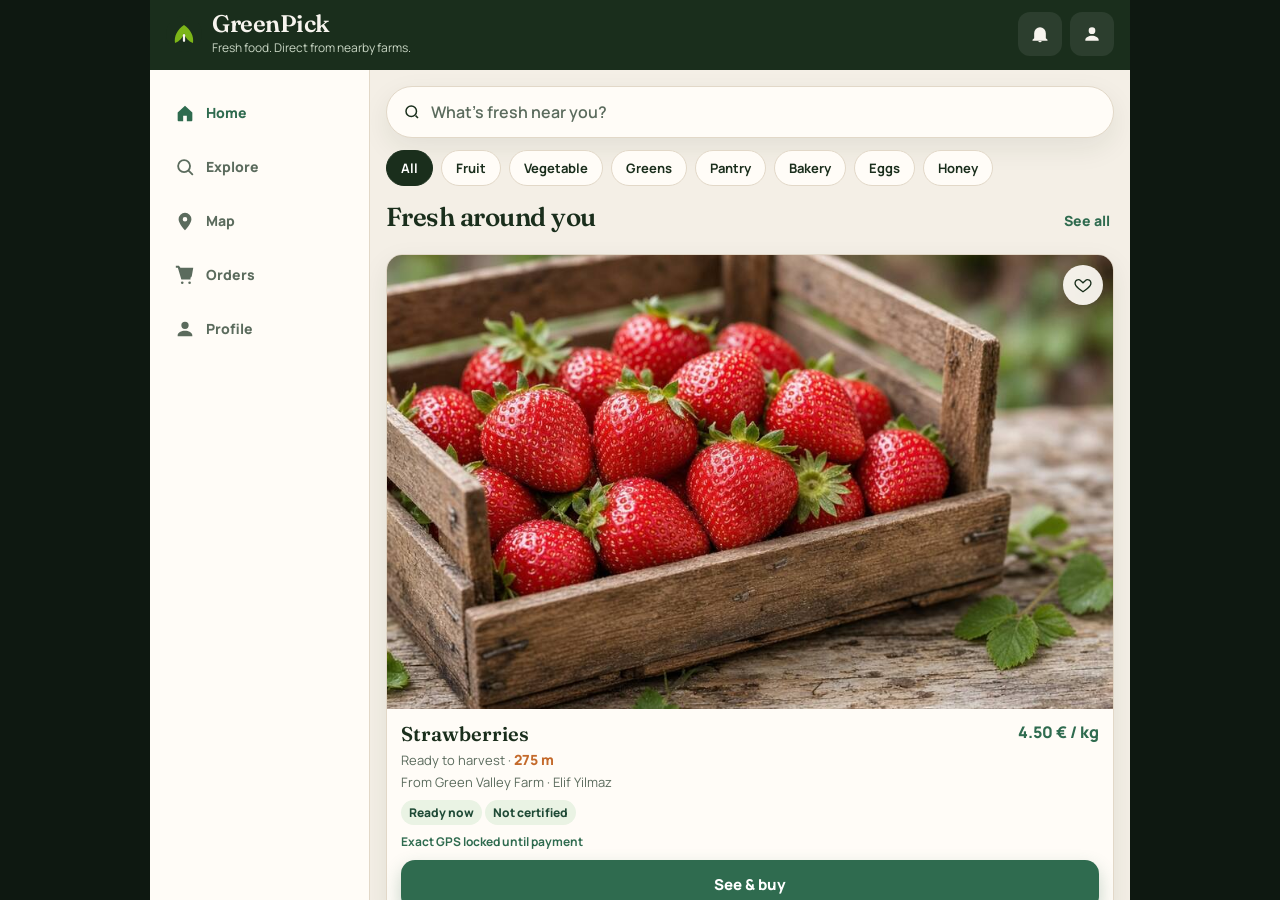
<file: greenpick/index.html>
<!doctype html>
<html lang="en">
<head>
  <meta charset="utf-8" />
  <meta name="viewport" content="width=device-width, initial-scale=1, viewport-fit=cover" />
  <meta name="theme-color" content="#1A2E1C" />
  <meta name="apple-mobile-web-app-capable" content="yes" />
  <meta name="mobile-web-app-capable" content="yes" />
  <meta name="apple-mobile-web-app-status-bar-style" content="black-translucent" />
  <meta name="apple-mobile-web-app-title" content="GreenPick" />
  <link rel="manifest" href="./manifest.webmanifest" />
  <link rel="apple-touch-icon" href="./icon.svg" />
  <link rel="icon" href="./icon.svg" />
  <link rel="stylesheet" href="https://fonts.googleapis.com/css2?family=Fraunces:opsz,wght@9..144,500;9..144,600;9..144,700&family=Manrope:wght@400;500;600;700;800&display=swap" />
  <link rel="stylesheet" href="./styles.css?v=gp17" />
  <title>GreenPick</title>
</head>
<body>
  <div id="app">
    <header class="top">
      <div class="safe"></div>
      <div class="brandbar">
        <div class="brand">
          <span class="mark" aria-hidden="true"><svg viewBox="0 0 32 32"><circle cx="16" cy="16" r="16" fill="#1A2E1C"/><path d="M16 8c6 4 9 10 8 16-4-1.4-7-4.6-8-8.6-1 4-4 7.2-8 8.6-1-6 2-12 8-16z" fill="#7CB518"/><rect x="15" y="16" width="2" height="7" rx="1" fill="#F7F4EE"/></svg></span>
          <div><h1>GreenPick</h1><p class="tag">Fresh food. Direct from nearby farms.</p></div>
        </div>
        <div class="tools">
          <button type="button" class="iconbtn" data-act="push" aria-label="Alerts"><svg viewBox="0 0 24 24"><path d="M12 22a2.2 2.2 0 0 0 2.1-1.6H9.9A2.2 2.2 0 0 0 12 22Zm7-5V11a7 7 0 1 0-14 0v6L3 19v1h18v-1l-2-2Z" fill="currentColor"/></svg></button>
          <button type="button" class="iconbtn" data-act="go" data-go="screen-profile" aria-label="Profile"><svg viewBox="0 0 24 24"><path d="M12 12a4 4 0 1 0-4-4 4 4 0 0 0 4 4Zm0 2c-4 0-8 2-8 5v1h16v-1c0-3-4-5-8-5Z" fill="currentColor"/></svg></button>
        </div>
      </div>
    </header>
    <div id="toast" class="toast hidden" role="status"></div>
    <div class="pager" id="pager">
      <section class="page" id="screen-home">
        <button type="button" class="search" data-act="go" data-go="screen-explore"><svg viewBox="0 0 24 24"><circle cx="11" cy="11" r="7" fill="none" stroke="currentColor" stroke-width="2"/><path d="M20 20l-3.2-3.2" stroke="currentColor" stroke-width="2" fill="none"/></svg><span>What’s fresh near you?</span></button>
        <div class="chips" id="home-cats"></div>
        <div class="rowhead"><h2>Fresh around you</h2><button type="button" class="textlink" data-act="go" data-go="screen-explore">See all</button></div>
        <div id="home-hero"></div>
        <div id="home-list" class="stack"></div>
        <aside class="impact-strip">
          <p class="eyebrow">Short chain · estimate</p>
          <div class="miles"><span>Farm</span><i></i><span id="miles-n">—</span><i></i><span>You</span></div>
          <div class="mini">
            <div><b id="co2-n">0 kg</b><span>CO₂e avoided</span></div>
            <div><b id="vegan-n">—</b><span>Plant-based share</span></div>
            <div><b>300 m</b><span>Fence, no false ping</span></div>
          </div>
        </aside>
      </section>
      <section class="page" id="screen-explore">
        <h2>Explore</h2>
        <label class="sr" for="q">Search</label>
        <input id="q" type="search" placeholder="Search strawberries, honey, bread…" />
        <div class="chips" id="explore-cats"></div>
        <div id="explore-list" class="stack"></div>
      </section>
      <section class="page" id="screen-map">
        <h2>Map</h2>
        <p class="lede">Pins stay offset. Exact GPS and phone stay locked until payment succeeds.</p>
        <div class="mapwrap"><div class="mapbox"><iframe id="map-frame" title="Nearby farms" loading="lazy"></iframe></div><div class="pinrow" id="pinrow"></div></div>
        <div class="split2"><button type="button" class="btn" data-act="gps">Use my location</button><button type="button" class="btn ghost" data-act="near">I’m at a stall</button></div>
        <div id="geo-msg"></div>
        <h3>Farms</h3><div id="farm-cards" class="stack"></div>
        <h3>Alerts</h3><div id="notif-list" class="stack"></div>
      </section>
      <section class="page" id="screen-orders">
        <button type="button" class="btn ghost back" data-act="go" data-go="screen-home">Back to Home</button>
        <figure class="hero" id="buy-hero-wrap"><img id="buy-hero" src="./img/strawberries.jpg" width="1200" height="675" alt="" /><figcaption class="cap" id="buy-cap">Choose a harvest to buy</figcaption></figure>
        <h2 id="buy-title">Your order</h2>
        <p class="lede" id="buy-farm">Tap See & buy. Exact farm coordinates open only after a successful payment.</p>
        <input type="hidden" id="buy-pid" />
        <div id="buy-form" class="hidden">
          <label for="buy-qty">Quantity (kg)</label><input id="buy-qty" type="number" min="1" value="1" inputmode="numeric" />
          <label for="buy-km">Your trip (km)</label><input id="buy-km" type="number" min="0.2" step="0.1" value="0.3" inputmode="decimal" />
          <div id="quote-box"></div>
          <label for="buy-pan">Card · last digit 3 is declined</label><input id="buy-pan" inputmode="numeric" value="4242424242424242" autocomplete="off" />
          <button type="button" class="btn" data-act="pay">Pay and unlock location</button>
        </div>
        <button type="button" class="btn ghost" data-act="go" data-go="screen-home" id="buy-empty-go">Browse harvests</button>
        <div id="buy-msg"></div>
        <h3>Receipts</h3><div id="order-list" class="stack"></div>
      </section>
      <section class="page" id="screen-profile">
        <h2>Profile</h2>
        <article class="who">
          <span class="avatar" aria-hidden="true"><svg width="28" height="28" viewBox="0 0 24 24"><path d="M12 12a4 4 0 1 0-4-4 4 4 0 0 0 4 4Zm0 2c-4 0-8 2-8 5v1h16v-1c0-3-4-5-8-5Z" fill="#F7F4EE"/></svg></span>
          <div>
            <p class="eyebrow" id="who-role">Buyer</p>
            <p class="who-name" id="who-name">Guest</p>
            <p class="fine" id="who-sub">Ankara · exact GPS stays locked until payment</p>
          </div>
        </article>
        <h3>How you use GreenPick</h3>
        <div class="modegrid">
          <button type="button" class="mode" data-act="role" data-role="CUSTOMER" id="role-c"><svg width="22" height="22" viewBox="0 0 24 24" aria-hidden="true"><path d="M7 4h14l-1.4 8.2A3 3 0 0 1 16.6 15H9.2L7 4Zm0 0L5.4 2H2v2h2.2L8 17h10v-2H9.2" fill="currentColor"/></svg><b>I’m buying</b><span>Food near you</span></button>
          <button type="button" class="mode" data-act="role" data-role="FARMER" id="role-f"><svg width="22" height="22" viewBox="0 0 24 24" aria-hidden="true"><path d="M12 3c5 3.2 8 8 7 13-3.2-1-5.6-3.4-6.4-6.6C11.8 12.6 9.4 15 6.2 16 5.2 11 8.2 6.2 12 3Z" fill="currentColor"/></svg><b>I grow food</b><span>List a harvest</span></button>
          <button type="button" class="mode" data-act="simple" id="btn-simple"><svg width="22" height="22" viewBox="0 0 24 24" aria-hidden="true"><path d="M4 6h16v2H4Zm2 5h12v2H6Zm3 5h6v2H9Z" fill="currentColor"/></svg><b>Simple Mode</b><span>Larger type</span></button>
          <button type="button" class="mode" data-act="vegan" id="btn-vegan"><svg width="22" height="22" viewBox="0 0 24 24" aria-hidden="true"><path d="M12 3c6 4 9 10 8 16-4-1.4-7-4.6-8-8.6-1 4-4 7.2-8 8.6C3 13 6 7 12 3Z" fill="currentColor"/></svg><b>Plant-based</b><span>Hide eggs and honey</span></button>
        </div>
        <h3>Harvest alerts</h3>
        <div class="panel">
          <label for="radius-sel">List radius</label>
          <select id="radius-sel"><option value="300">300 m fence</option><option value="500">500 m</option><option value="1000" selected>1 km</option><option value="3000">3 km</option><option value="5000">5 km</option><option value="10000">10 km</option></select>
          <p class="fine">This only changes the list. A ping still fires only inside 300 m.</p>
          <button type="button" class="btn" data-act="push">Turn on harvest alerts</button>
          <div id="alert-msg"></div>
        </div>
        <h3>This device</h3>
        <div id="impact-grid" class="statgrid"></div>
        <p class="fine">CO₂e is an estimate: assumed 8 km shop trip minus this trip, times 0.12 kg/km, plus 0.35 kg handling. Not a life-cycle study and not a zero-carbon certificate.</p>
        <div class="sell" id="sell-panel">
          <h3>Sell what you grow</h3>
          <p class="lede">Photo, name, kilos, price. Publish. No warehouse required.</p>
          <img id="h-preview" class="photo hidden" alt="Harvest photograph" />
          <label for="h-file">Photo</label><input id="h-file" type="file" accept="image/*" capture="environment" />
          <label for="h-name">Product</label><input id="h-name" value="Strawberries" />
          <div class="split2"><div><label for="h-stock">Kilos</label><input id="h-stock" type="number" value="3" inputmode="numeric" /></div><div><label for="h-price">€ / kg</label><input id="h-price" type="number" value="4.5" inputmode="decimal" /></div></div>
          <label for="h-when">Harvested</label><input id="h-when" value="Today, 09:15" />
          <label for="h-eu">Officially organic?</label>
          <select id="h-eu"><option value="organic">EU Organic Certified</option><option value="conv">In conversion</option><option value="none" selected>Not certified</option></select>
          <label for="h-cat">Category</label>
          <select id="h-cat"><option>Fruit</option><option>Vegetable</option><option>Greens</option><option>Pantry</option><option>Bakery</option><option>Eggs</option><option>Honey</option><option>Dairy</option><option>Meat</option></select>
          <label for="h-desc">Note</label><textarea id="h-desc">Picked this morning.</textarea>
          <button type="button" class="btn" data-act="publish">Publish harvest</button>
          <div id="h-msg"></div>
          <h3>Handover</h3>
          <label for="nfc-order">Order id</label><input id="nfc-order" placeholder="gp…" />
          <label for="nfc-secret">Handover code</label><input id="nfc-secret" />
          <button type="button" class="btn ghost" data-act="nfc">Verify handover</button>
          <div id="nfc-msg"></div>
        </div>
        <p class="fine grower-hint" id="grower-hint">Switch to I grow food to list a harvest and verify handover.</p>
        <h3>How the chain works</h3>
        <div class="chain"><div class="good"><b>GreenPick</b><span>Farm → nearby buyer</span></div><div><b>Typical long route</b><span>Farm → collector → warehouse → store → buyer</span></div></div>
        <h3>European food system</h3>
        <p class="fine">References only. GreenPick is not an EU body and is not EU-funded or endorsed.</p>
        <div class="refs">
          <a class="ref" href="https://food.ec.europa.eu/horizontal-topics/farm-fork-strategy_en" target="_blank" rel="noopener">Farm to Fork Strategy</a>
          <a class="ref" href="https://commission.europa.eu/strategy-and-policy/priorities-2019-2024/european-green-deal_en" target="_blank" rel="noopener">European Green Deal</a>
          <a class="ref" href="https://eur-lex.europa.eu/eli/reg/2018/848/oj" target="_blank" rel="noopener">EU Organic Regulation 2018/848</a>
          <a class="ref" href="https://agriculture.ec.europa.eu/common-agricultural-policy_en" target="_blank" rel="noopener">Common Agricultural Policy</a>
        </div>
        <button type="button" class="btn ghost" data-act="reset">Reset demo</button>
      </section>
    </div>
    <nav class="tabbar" id="dock" aria-label="Main">
      <button type="button" data-go="screen-home" class="on"><svg width="22" height="22" viewBox="0 0 24 24" aria-hidden="true"><path fill="currentColor" d="M4 11.5 12 4l8 7.5V20a1 1 0 0 1-1 1h-5v-6H10v6H5a1 1 0 0 1-1-1Z"/></svg><span>Home</span></button>
      <button type="button" data-go="screen-explore"><svg width="22" height="22" viewBox="0 0 24 24" aria-hidden="true"><circle cx="11" cy="11" r="6.5" fill="none" stroke="currentColor" stroke-width="2"/><path d="M16.2 16.2 20 20" stroke="currentColor" stroke-width="2" fill="none" stroke-linecap="round"/></svg><span>Explore</span></button>
      <button type="button" data-go="screen-map"><svg width="22" height="22" viewBox="0 0 24 24" aria-hidden="true"><path fill="currentColor" d="M12 22s7-7.2 7-12a7 7 0 1 0-14 0c0 4.8 7 12 7 12Zm0-9.5A2.5 2.5 0 1 1 14.5 10 2.5 2.5 0 0 1 12 12.5Z"/></svg><span>Map</span></button>
      <button type="button" data-go="screen-orders"><svg width="22" height="22" viewBox="0 0 24 24" aria-hidden="true"><path fill="currentColor" d="M7 4h14l-1.4 8.2A3 3 0 0 1 16.6 15H9.2L7 4Zm0 0L5.4 2H2v2h2.2L8 17h10v-2H9.2"/><circle cx="9" cy="20.5" r="1.4" fill="currentColor"/><circle cx="17" cy="20.5" r="1.4" fill="currentColor"/></svg><span>Orders</span></button>
      <button type="button" data-go="screen-profile"><svg width="22" height="22" viewBox="0 0 24 24" aria-hidden="true"><path fill="currentColor" d="M12 12a4 4 0 1 0-4-4 4 4 0 0 0 4 4Zm0 2c-4 0-8 2-8 5v1h16v-1c0-3-4-5-8-5Z"/></svg><span>Profile</span></button>
    </nav>
  </div>
  <script src="./app.js?v=gp17"></script>
</body>
</html>
</file>
<file: greenpick/styles.css>
:root{--ink:#1A2E1C;--mute:#5B6B5D;--paper:#F4EFE6;--card:#FFFcf7;--line:#E2D8C8;--leaf:#2F6B4F;--leaf-2:#1F4A36;--sprout:#7CB518;--earth:#C46A2B;--danger:#B42318;--safe-t:env(safe-area-inset-top,0px);--safe-b:env(safe-area-inset-bottom,0px);--display:"Fraunces","Times New Roman",serif;--ui:"Manrope","Segoe UI",sans-serif;--r:16px;--shadow:0 10px 28px rgba(26,46,28,.08);--press:0 2px 8px rgba(26,46,28,.12)}
*{box-sizing:border-box;-webkit-tap-highlight-color:transparent}
html,body{margin:0;height:100%;height:100dvh;overflow:hidden;background:#122016;color:var(--ink);font-family:var(--ui);font-size:16px}
@supports (-webkit-touch-callout:none){html,body,#app{height:-webkit-fill-available}}
button{cursor:pointer;font:inherit;color:inherit}img{max-width:100%;display:block}
#app{width:100%;max-width:430px;margin:0 auto;height:100%;height:100dvh;display:grid;grid-template-rows:auto minmax(0,1fr) auto;background:var(--paper);overflow:hidden}
.sr{position:absolute;width:1px;height:1px;overflow:hidden;clip:rect(0 0 0 0)}
.top{background:#1A2E1C;color:#F7F4EE}.safe{height:var(--safe-t)}
.brandbar{display:flex;align-items:center;justify-content:space-between;gap:12px;padding:12px 16px 14px}
.brand{display:flex;align-items:center;gap:10px;min-width:0}
.mark,.mark svg{width:36px;height:36px;flex:0 0 36px;display:block}
.brand h1{margin:0;font-family:var(--display);font-size:24px;font-weight:600;letter-spacing:-.02em;line-height:1}
.tag{margin:3px 0 0;font-size:12px;color:#C9D6C4}
.tools{display:flex;gap:8px}
.iconbtn{width:44px;height:44px;border:0;border-radius:12px;background:rgba(255,255,255,.08);color:#F7F4EE;display:grid;place-items:center}
.iconbtn svg{width:20px;height:20px}.iconbtn:active{background:rgba(255,255,255,.18);transform:scale(.96)}
@media (hover:hover){.iconbtn:hover{background:rgba(255,255,255,.16)}}
.pager{min-height:0;display:flex;overflow-x:auto;overflow-y:hidden;scroll-snap-type:x mandatory;scrollbar-width:none;-webkit-overflow-scrolling:touch}
.pager::-webkit-scrollbar{display:none}
.page{flex:0 0 100%;width:100%;min-width:100%;height:100%;overflow-y:auto;overflow-x:hidden;scroll-snap-align:start;scroll-snap-stop:always;padding:16px 16px 28px}
h2{margin:0 0 10px;font-family:var(--display);font-size:26px;font-weight:600;letter-spacing:-.02em}
h3{margin:22px 0 10px;font-size:13px;font-weight:800;letter-spacing:.12em;text-transform:uppercase;color:var(--leaf)}
.lede{margin:0 0 14px;color:var(--mute);line-height:1.45}.fine{margin:8px 0 12px;font-size:13px;color:var(--mute);line-height:1.45}
.eyebrow{margin:0 0 8px;font-size:11px;font-weight:800;letter-spacing:.14em;text-transform:uppercase;color:var(--leaf)}
.rowhead{display:flex;align-items:baseline;justify-content:space-between;gap:8px;margin:8px 0 12px}.rowhead h2{margin:0}
.textlink{border:0;background:none;color:var(--leaf);font-weight:800;font-size:14px;min-height:44px;padding:0 4px}.textlink:active{opacity:.6}
.search{width:100%;display:flex;align-items:center;gap:10px;min-height:52px;padding:0 16px;margin:0 0 12px;border:1.5px solid var(--line);border-radius:999px;background:var(--card);color:var(--mute);font-weight:600;box-shadow:var(--shadow);text-align:left}
.search svg{width:18px;height:18px;flex:0 0 18px;color:var(--ink)}.search:active{transform:scale(.99);box-shadow:var(--press)}
.chips{display:flex;gap:8px;overflow-x:auto;padding-bottom:4px;margin:0 0 8px;scrollbar-width:none}.chips::-webkit-scrollbar{display:none}
.chip{flex:0 0 auto;border:1.5px solid var(--line);background:var(--card);border-radius:999px;padding:8px 14px;font-size:13px;font-weight:700}.chip.on{background:var(--ink);color:#fff;border-color:var(--ink)}.chip:active{transform:scale(.97)}
.btn{display:flex;align-items:center;justify-content:center;gap:8px;width:100%;min-height:50px;margin-top:10px;padding:0 16px;border:0;border-radius:14px;background:var(--leaf);color:#fff;font-weight:800;font-size:15px;box-shadow:0 8px 18px rgba(47,107,79,.28)}
.btn:active{transform:translateY(1px) scale(.99);box-shadow:var(--press)}
.btn.ghost{background:var(--card);color:var(--ink);border:1.5px solid var(--line);box-shadow:none}.btn.on{background:var(--ink);box-shadow:none}.btn.back{margin:0 0 12px}
@media (hover:hover){.btn:hover{filter:brightness(1.06)}.btn.ghost:hover{border-color:var(--ink)}}
.split2{display:grid;grid-template-columns:1fr 1fr;gap:8px}.split2 .btn{margin-top:8px}
label{display:block;margin:12px 0 6px;font-size:13px;font-weight:800;color:var(--leaf)}
input,select,textarea{width:100%;border:1.5px solid var(--line);background:var(--card);color:var(--ink);padding:12px 14px;font-size:17px;font-family:var(--ui);border-radius:12px;-webkit-appearance:none}
textarea{min-height:72px}input:focus,select:focus,textarea:focus,button:focus-visible{outline:3px solid #C5E1A5;outline-offset:2px}
.stack{display:flex;flex-direction:column;gap:12px}
.pcard{position:relative;background:var(--card);border:1px solid var(--line);border-radius:var(--r);overflow:hidden;box-shadow:var(--shadow);padding:0;text-align:left;width:100%}
.pcard .media{aspect-ratio:16/10;background:#ddd4c4;overflow:hidden}
.pcard img{width:100%;height:100%;object-fit:cover;object-position:center}
.pcard .body{padding:12px 14px 14px}.pcard .row{display:flex;justify-content:space-between;gap:8px;align-items:flex-start}
.pcard strong{font-family:var(--display);font-size:20px;font-weight:600}.pcard .price{font-weight:800;color:var(--leaf);white-space:nowrap}
.pcard .meta{margin:4px 0 0;color:var(--mute);font-size:13px;line-height:1.4}.pcard .cta{margin-top:10px}
.fav{position:absolute;top:10px;right:10px;z-index:2;width:40px;height:40px;border:0;border-radius:50%;background:rgba(255,252,247,.92);color:var(--ink);display:grid;place-items:center;box-shadow:var(--press)}
.fav svg{width:18px;height:18px}.fav.on{color:#C62828}.fav:active{transform:scale(.92)}
.badge{display:inline-flex;margin-top:8px;padding:4px 8px;border-radius:999px;background:#EAF3E4;color:var(--leaf-2);font-size:12px;font-weight:800}
.dist{font-weight:800;color:var(--earth);font-size:14px}
.pcard:active{transform:translateY(1px);box-shadow:var(--press)}
@media (hover:hover){.pcard:hover{transform:translateY(-2px)}}
.hero{margin:0 0 14px;border-radius:var(--r);overflow:hidden;position:relative;background:#1A2E1C;aspect-ratio:16/9}
.hero img{width:100%;height:100%;object-fit:cover}
.hero .cap{position:absolute;left:0;right:0;bottom:0;padding:12px 14px;background:linear-gradient(transparent,rgba(18,32,22,.88));color:#fff;font-size:13px;font-weight:700}
.photo{width:100%;max-height:180px;object-fit:cover;border-radius:12px;margin:0 0 8px}.hidden{display:none!important}
.note,.ok,.err,.lock{padding:12px 14px;margin:10px 0 0;border-radius:12px;font-size:14px;line-height:1.45;background:var(--card);border:1.5px solid var(--line)}
.ok{border-color:var(--leaf);background:#EAF3E4}.err{border-color:var(--danger);background:#FDECEC}
.quote{background:var(--card);border:1.5px dashed var(--leaf);border-radius:12px;padding:12px;margin:10px 0}
.quote .line{display:flex;justify-content:space-between;padding:6px 0;border-bottom:1px dotted var(--line)}.quote .line:last-child{border-bottom:0;font-weight:800}
.impact-strip{margin-top:18px;padding:16px;border-radius:var(--r);background:#1A2E1C;color:#F7F4EE}.impact-strip .eyebrow{color:#A9C59A}
.miles{display:flex;align-items:center;justify-content:space-between;gap:8px;font-weight:800;margin:0 0 12px}
.miles i{flex:1;height:2px;background:linear-gradient(90deg,#7CB518,#C5E1A5);border-radius:2px}
.mini{display:grid;grid-template-columns:1fr 1fr 1fr;gap:8px}.mini div{background:rgba(255,255,255,.06);border-radius:10px;padding:8px}.mini b{display:block;font-size:12px}.mini span{display:block;margin-top:2px;font-size:11px;color:#C9D6C4}
.mapwrap{position:relative;margin:0 0 12px}.mapbox{height:210px;border-radius:var(--r);overflow:hidden;border:1px solid var(--line);background:#ddd4c4}.mapbox iframe{width:100%;height:100%;border:0}
.pinrow{display:flex;gap:8px;overflow-x:auto;padding:10px 0 2px;scrollbar-width:none}.pinrow::-webkit-scrollbar{display:none}
.pin{flex:0 0 auto;border:0;border-radius:999px;padding:8px 12px;background:var(--ink);color:#fff;font-weight:800;font-size:13px;box-shadow:var(--shadow)}.pin:active{transform:scale(.96)}
.chain{display:grid;gap:8px}.chain div{background:var(--card);border:1px solid var(--line);border-radius:12px;padding:12px}.chain .good{border-color:var(--leaf);background:#EAF3E4}.chain b{display:block;margin-bottom:4px}.chain span{color:var(--mute);font-size:14px}
.refs{display:flex;flex-direction:column;gap:8px}.ref{display:block;background:var(--card);border:1.5px solid var(--line);border-radius:12px;padding:14px;color:var(--ink);font-weight:700;text-decoration:none}.ref:active{transform:scale(.99)}
@media (hover:hover){.ref:hover{border-color:var(--leaf)}}
.statgrid{display:grid;grid-template-columns:1fr 1fr;gap:8px}.stat{background:var(--card);border:1px solid var(--line);border-radius:12px;padding:12px}.stat span{display:block;font-size:11px;font-weight:800;letter-spacing:.08em;text-transform:uppercase;color:var(--leaf)}.stat b{display:block;margin-top:4px;font-family:var(--display);font-size:24px}
.tabbar{display:grid;grid-template-columns:repeat(5,1fr);background:#FFFcf7;border-top:1px solid var(--line);padding:4px 4px calc(6px + var(--safe-b))}
.tabbar button{border:0;background:none;color:var(--mute);min-height:54px;padding:6px 2px 4px;display:flex;flex-direction:column;align-items:center;justify-content:center;gap:3px;font-size:11px;font-weight:800;line-height:1}
.tabbar svg{display:block;width:22px;height:22px;min-width:22px;min-height:22px;flex:0 0 22px}
.tabbar button span{display:block;line-height:1.1}
.tabbar button.on{color:var(--leaf)}.tabbar button:active{transform:scale(.96)}
.who{display:flex;align-items:center;gap:14px;margin:0 0 4px;padding:16px;border-radius:var(--r);background:#1A2E1C;color:#F7F4EE}
.who .eyebrow{margin:0;color:#A9C59A}
.who-name{margin:2px 0 4px;font-family:var(--display);font-size:26px;font-weight:600;letter-spacing:-.02em;line-height:1}
.who .fine{margin:0;color:#C9D6C4}
.avatar{width:56px;height:56px;flex:0 0 56px;border-radius:50%;background:#2F6B4F;display:grid;place-items:center}
.avatar svg{display:block;width:28px;height:28px}
.modegrid{display:grid;grid-template-columns:1fr 1fr;gap:8px}
.mode{border:1.5px solid var(--line);background:var(--card);border-radius:14px;padding:12px;min-height:96px;display:flex;flex-direction:column;align-items:flex-start;gap:2px;text-align:left}
.mode svg{display:block;width:22px;height:22px;flex:0 0 22px;margin-bottom:6px;color:var(--leaf)}
.mode b{font-size:14px;font-weight:800}
.mode span{font-size:12px;font-weight:600;color:var(--mute)}
.mode.on{background:var(--ink);color:#fff;border-color:var(--ink)}
.mode.on svg{color:#C5E1A5}
.mode.on span{color:#C9D6C4}
.mode:active{transform:scale(.98)}
.panel{background:var(--card);border:1px solid var(--line);border-radius:var(--r);padding:4px 14px 14px}
.sell{margin-top:4px;padding:4px 14px 14px;background:var(--card);border:1px solid var(--line);border-radius:var(--r)}
html:not(.grower) .sell{display:none}
html.grower #grower-hint{display:none}
.lockline{margin:8px 0 0;font-size:12px;font-weight:700;color:var(--leaf)}
.toast{position:absolute;left:16px;right:16px;top:calc(var(--safe-t) + 72px);z-index:6;background:var(--ink);color:#fff;border-radius:12px;padding:12px 14px;font-weight:700;box-shadow:var(--shadow)}
html.simple{font-size:18px}html.simple .btn{min-height:54px}html.simple .tabbar button{min-height:58px;font-size:12px}
@media (min-width:860px){body{background:#0E1811}#app{max-width:980px;grid-template-columns:220px 1fr;grid-template-rows:auto 1fr}.top{grid-column:1/-1}.tabbar{grid-column:1;grid-row:2;display:flex;flex-direction:column;justify-content:flex-start;padding:16px 12px;border-top:0;border-right:1px solid var(--line)}.tabbar button{flex-direction:row;gap:10px;justify-content:flex-start;padding:12px;border-radius:12px;font-size:14px}.pager{grid-column:2}}
</file>
